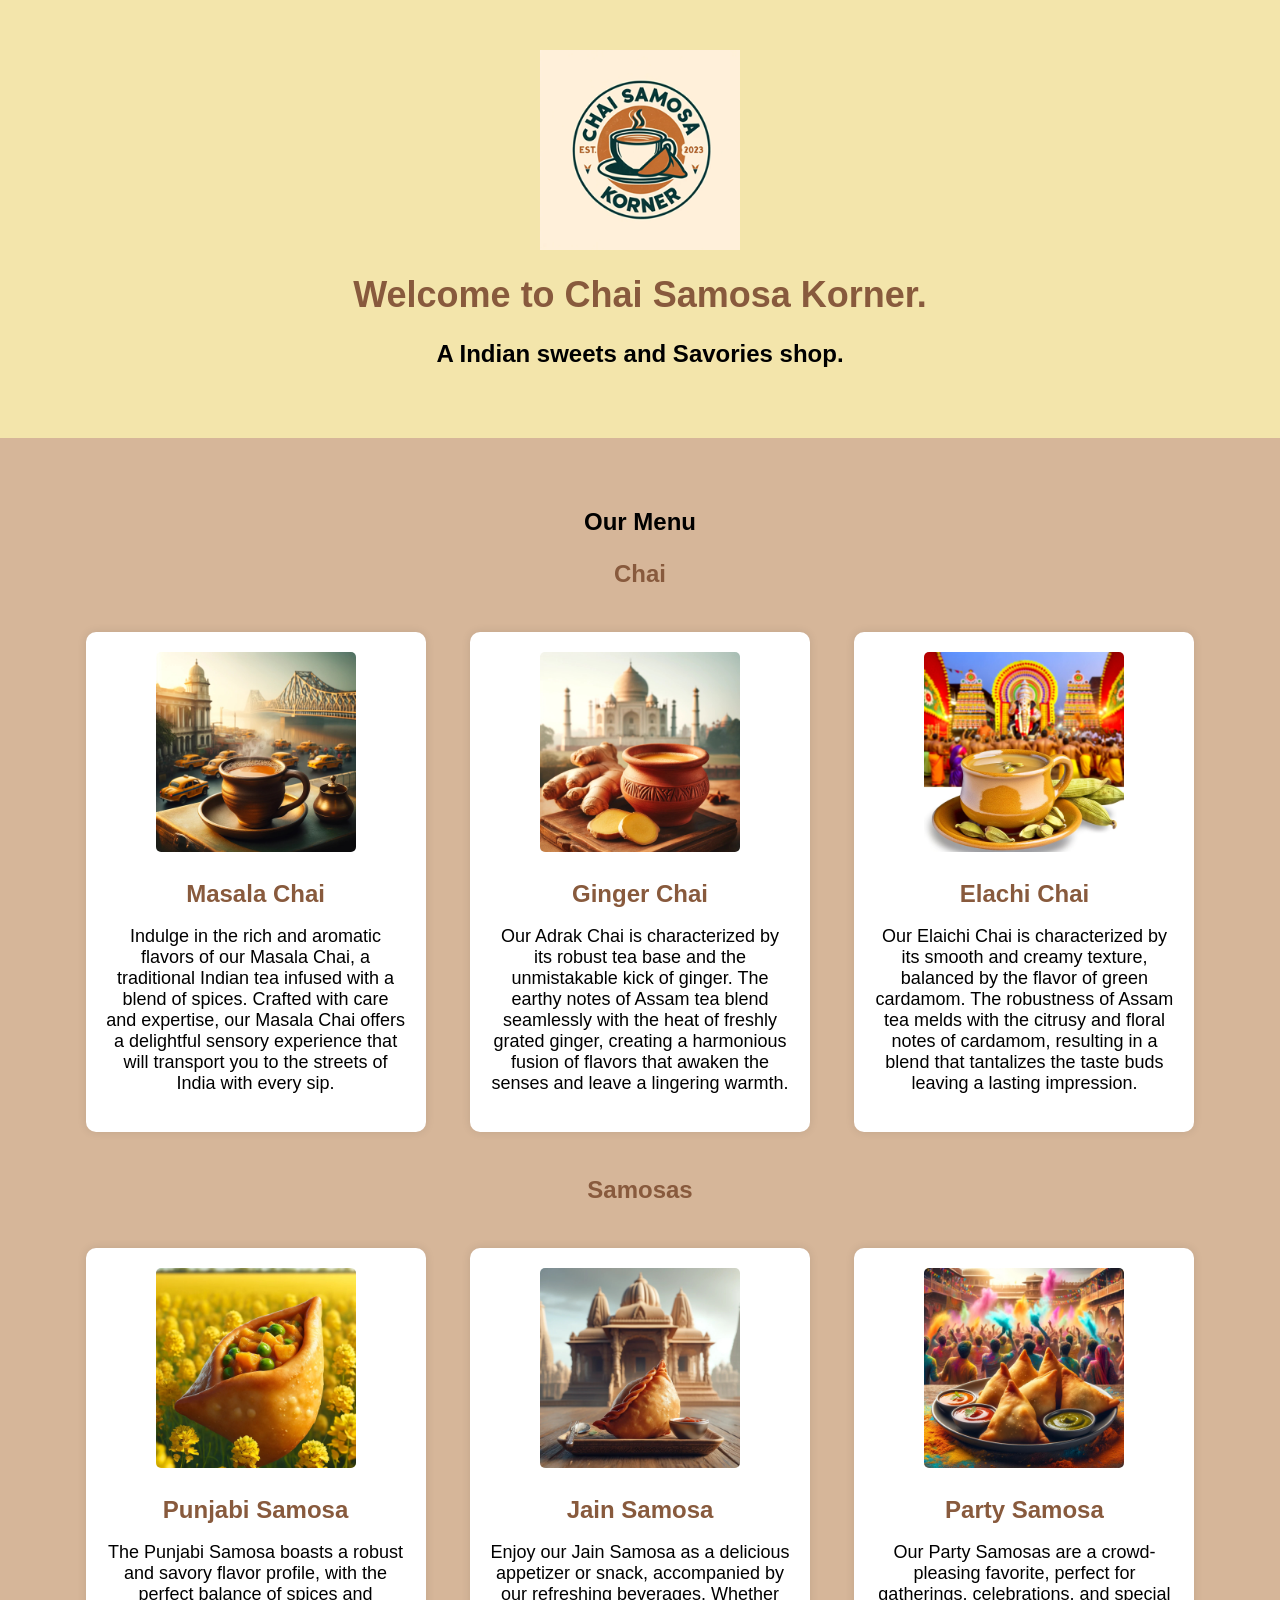
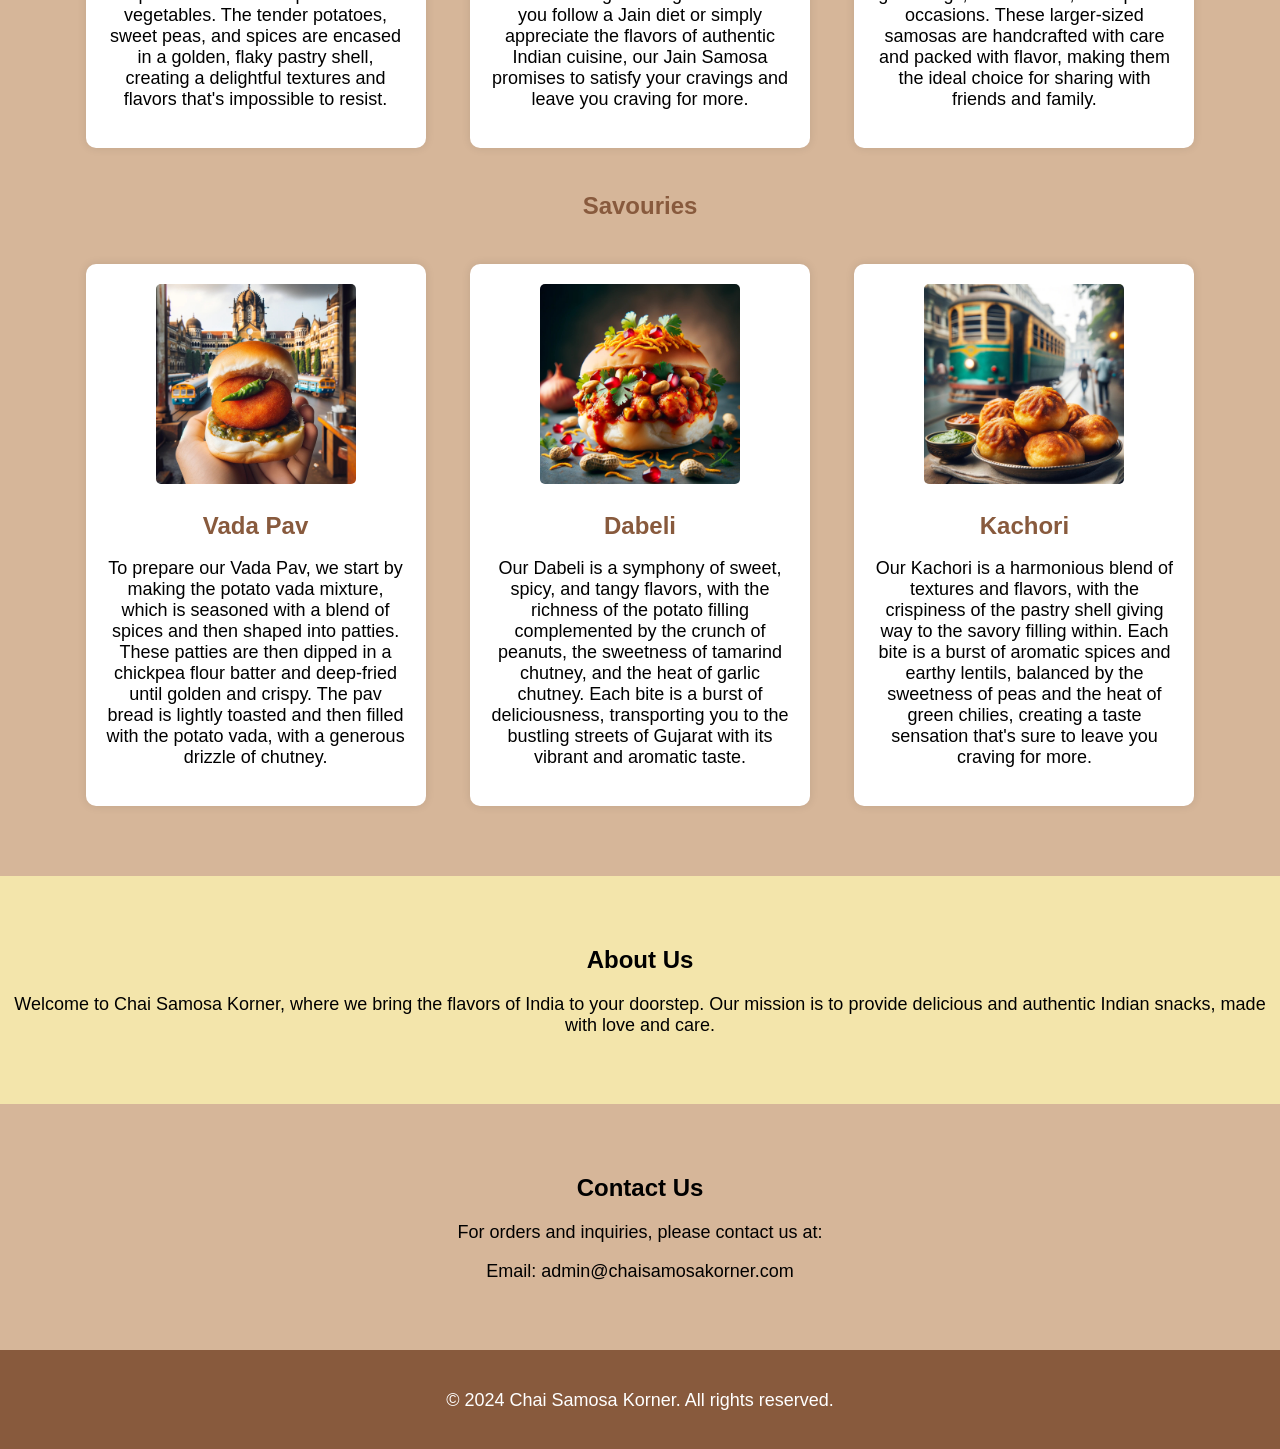
<file: Index.html>
<!DOCTYPE html>
<html lang="en">
<head>
    <meta charset="UTF-8">
    <meta name="viewport" content="width=device-width, initial-scale=1.0">
    <title>Chai Samosa Korner</title>
    <link rel="stylesheet" href="styles.css">
</head>
<body>

    <header>
        <div class="logo">
            <img src="logo.png" alt="Chai Samosa Korner Logo">
        </div>
        <h1>Welcome to Chai Samosa Korner.</h1>
        <h2>A Indian sweets and Savories shop.</h2>
    </header>

    <section id="menu">
        <h2>Our Menu</h2>
        <div class="menu-category">
            <h3>Chai</h3>
        <div class="menu-item">
            <img src="chai.jpg" alt="Chai">
            <h3>Masala Chai</h3>
            <p>Indulge in the rich and aromatic flavors of our Masala Chai, a traditional Indian tea infused with a blend of spices. Crafted with care and expertise, our Masala Chai offers a delightful sensory experience that will transport you to the streets of India with every sip.</p>
        </div>
        <div class="menu-item">
            <img src="gingertea.jpg" alt="Chai">
            <h3>Ginger Chai</h3>
            <p>Our Adrak Chai is characterized by its robust tea base and the unmistakable kick of ginger. The earthy notes of Assam tea blend seamlessly with the heat of freshly grated ginger, creating a harmonious fusion of flavors that awaken the senses and leave a lingering warmth.</p>
        </div>
        <div class="menu-item">
            <img src="elachichai.jpg" alt="Chai">
            <h3>Elachi Chai</h3>
            <p>Our Elaichi Chai is characterized by its smooth and creamy texture, balanced by the flavor of green cardamom. The robustness of Assam tea melds with the citrusy and floral notes of cardamom, resulting in a blend that tantalizes the taste buds leaving a lasting impression.</p>
        </div>
            <h3>Samosas</h3>
        <div class="menu-item">
            <img src="punjabisamosa.jpg" alt="Samosa">
            <h3>Punjabi Samosa</h3>
            <p>The Punjabi Samosa boasts a robust and savory flavor profile, with the perfect balance of spices and vegetables. The tender potatoes, sweet peas, and spices are encased in a golden, flaky pastry shell, creating a delightful textures and flavors that's impossible to resist.</p>
        </div>
        <div class="menu-item">
            <img src="jainsamosa.jpg" alt="Samosa">
            <h3>Jain Samosa</h3>
            <p>Enjoy our Jain Samosa as a delicious appetizer or snack, accompanied by our refreshing beverages. Whether you follow a Jain diet or simply appreciate the flavors of authentic Indian cuisine, our Jain Samosa promises to satisfy your cravings and leave you craving for more.</p>
        </div>
        
        <div class="menu-item">
            <img src="festivesamosa.jpg" alt="Samosa">
            <h3>Party Samosa</h3>
            <p>Our Party Samosas are a crowd-pleasing favorite, perfect for gatherings, celebrations, and special occasions. These larger-sized samosas are handcrafted with care and packed with flavor, making them the ideal choice for sharing with friends and family.</p>
        </div>
        <h3>Savouries</h3>
        <div class="menu-item">
            <img src="vadapav.jpg" alt="Chai">
            <h3>Vada Pav</h3>
            <p>To prepare our Vada Pav, we start by making the potato vada mixture, which is seasoned with a blend of spices and then shaped into patties. These patties are then dipped in a chickpea flour batter and deep-fried until golden and crispy. The pav bread is lightly toasted and then filled with the potato vada, with a generous drizzle of chutney.</p>
        </div>
        <div class="menu-item">
            <img src="dabeli.jpg" alt="Chai">
            <h3>Dabeli</h3>
            <p>Our Dabeli is a symphony of sweet, spicy, and tangy flavors, with the richness of the potato filling complemented by the crunch of peanuts, the sweetness of tamarind chutney, and the heat of garlic chutney. Each bite is a burst of deliciousness, transporting you to the bustling streets of Gujarat with its vibrant and aromatic taste.</p>
        </div>
        <div class="menu-item">
            <img src="kachori.jpg" alt="Chai">
            <h3>Kachori</h3>
            <p>Our Kachori is a harmonious blend of textures and flavors, with the crispiness of the pastry shell giving way to the savory filling within. Each bite is a burst of aromatic spices and earthy lentils, balanced by the sweetness of peas and the heat of green chilies, creating a taste sensation that's sure to leave you craving for more.</p>
        </div>
    </div>
        <!-- Add more menu items as needed -->
    </section>

    <section id="about">
        <h2>About Us</h2>
        <p>Welcome to Chai Samosa Korner, where we bring the flavors of India to your doorstep. Our mission is to provide delicious and authentic Indian snacks, made with love and care.</p>
    </section>

    <section id="contact">
        <h2>Contact Us</h2>
        <p>For orders and inquiries, please contact us at:</p>
        <p>Email: admin@chaisamosakorner.com</p>
        <!-- <p>Phone: 123-456-7890</p> -->
    </section>

    <footer>
        <div class="social-media">
            <!-- Add social media icons and links -->
        </div>
        <p>&copy; 2024 Chai Samosa Korner. All rights reserved.</p>
    </footer>

</body>
</html>
</file>
<file: styles.css>
/* Reset CSS */
/* Global Styles */
body {
    font-family: 'Arial', sans-serif;
    margin: 0;
    padding: 0;
    background-color: #f3e5ab; /* Light beige */
}

/* Header Styles */
header {
    text-align: center;
    padding: 50px 0;
}

.logo img {
    width: 200px; /* Adjust size as needed */
}

h1 {
    font-size: 36px;
    margin-top: 20px;
    color: #885a3d; /* Brown */
}

p {
    font-size: 18px;
}

/* Menu Section Styles */
#menu {
    background-color: #d6b699; /* Light brown */
    padding: 50px 0;
    text-align: center;
}

.menu-category h3 {
    font-size: 24px;
    color: #885a3d; /* Brown */
}

.menu-item {
    display: inline-block;
    width: 300px;
    padding: 20px;
    margin: 20px;
    background-color: #fff;
    border-radius: 10px;
    box-shadow: 0 0 10px rgba(0, 0, 0, 0.1); /* Soft shadow */
}

.menu-item img {
    width: 200px; /* Adjust size as needed */
    border-radius: 5px;
}

.menu-item h3 {
    font-size: 24px;
    margin-bottom: 10px;
    color: #885a3d; /* Brown */
}

.menu-item p {
    font-size: 18px;
}

/* About Section Styles */
#about {
    text-align: center;
    padding: 50px 0;
}

/* Contact Section Styles */
#contact {
    background-color: #d6b699; /* Light brown */
    text-align: center;
    padding: 50px 0;
}

/* Footer Styles */
footer {
    background-color: #885a3d; /* Brown */
    color: #fff;
    text-align: center;
    padding: 20px 0;
}

.social-media {
    margin-bottom: 20px;
}

.social-media a {
    color: #fff;
    text-decoration: none;
    margin: 0 10px;
}

.social-media a:hover {
    color: #f3e5ab; /* Light beige */
}
</file>
